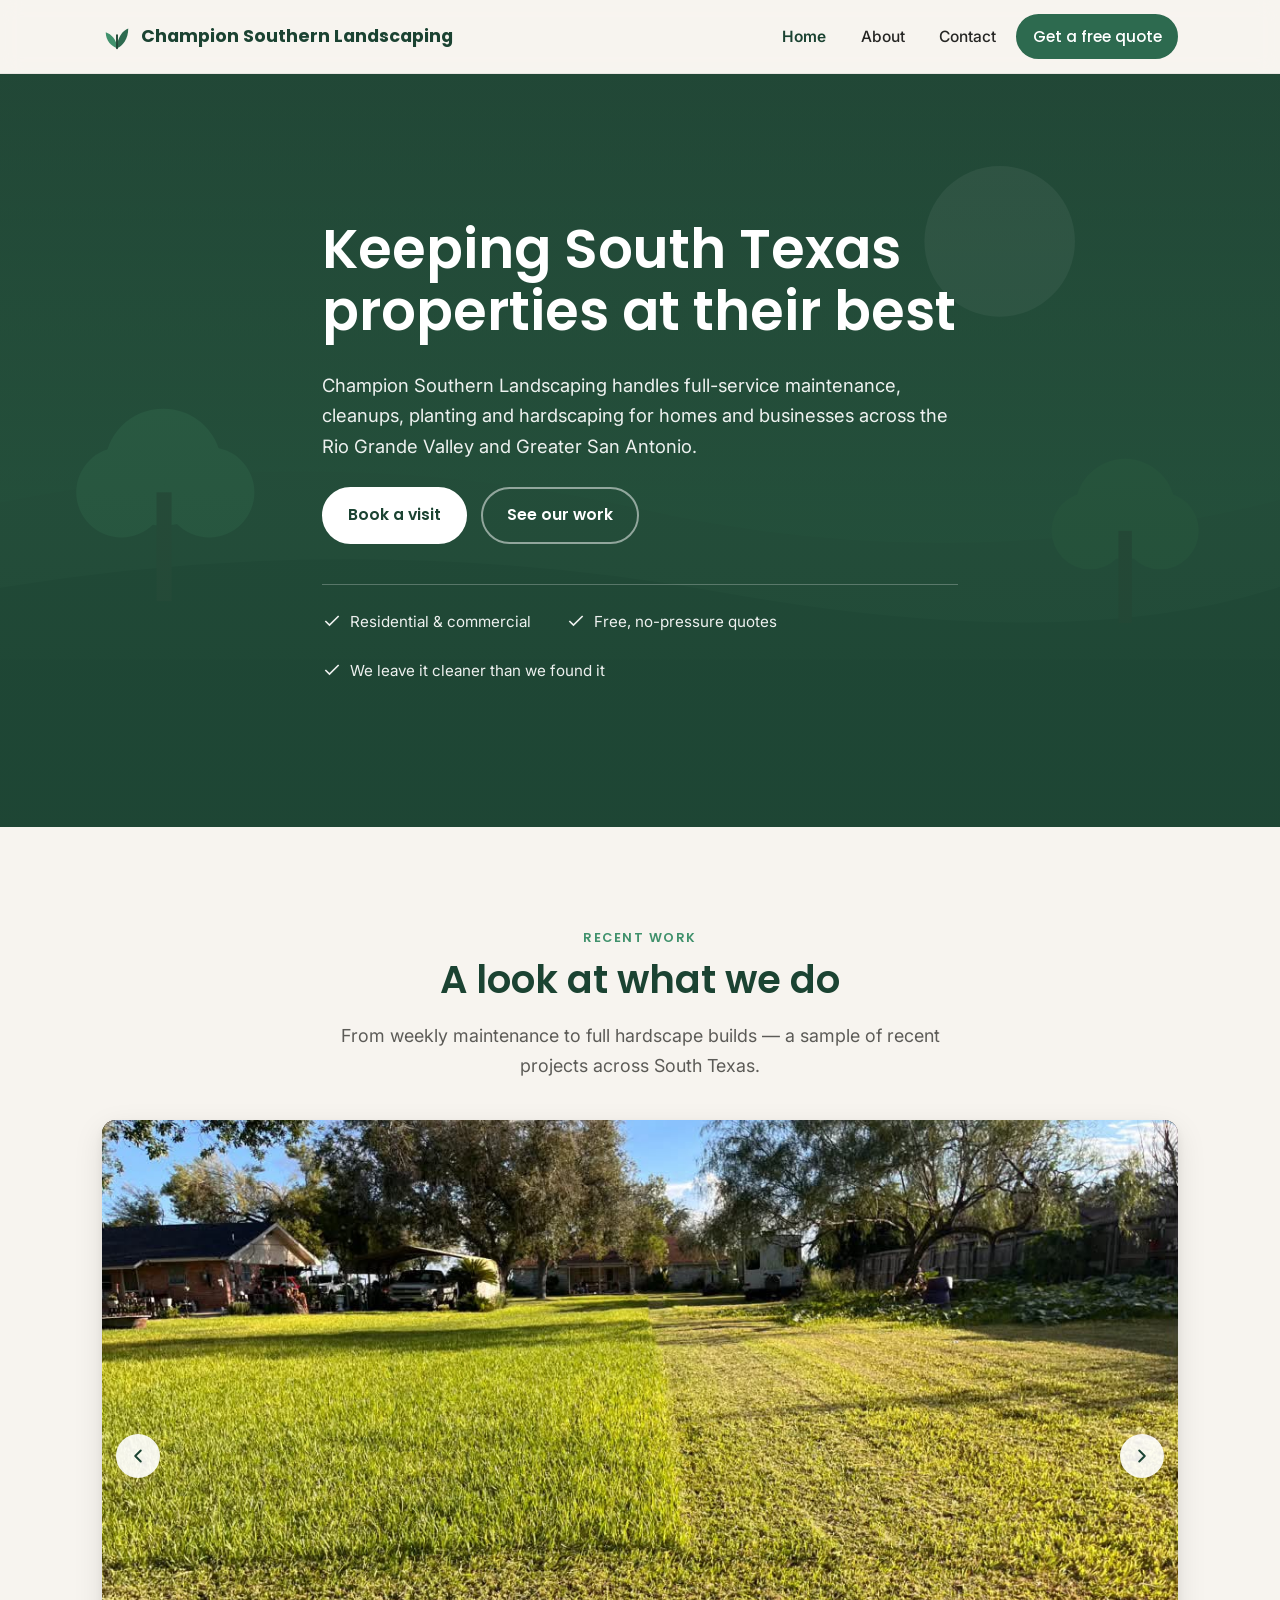
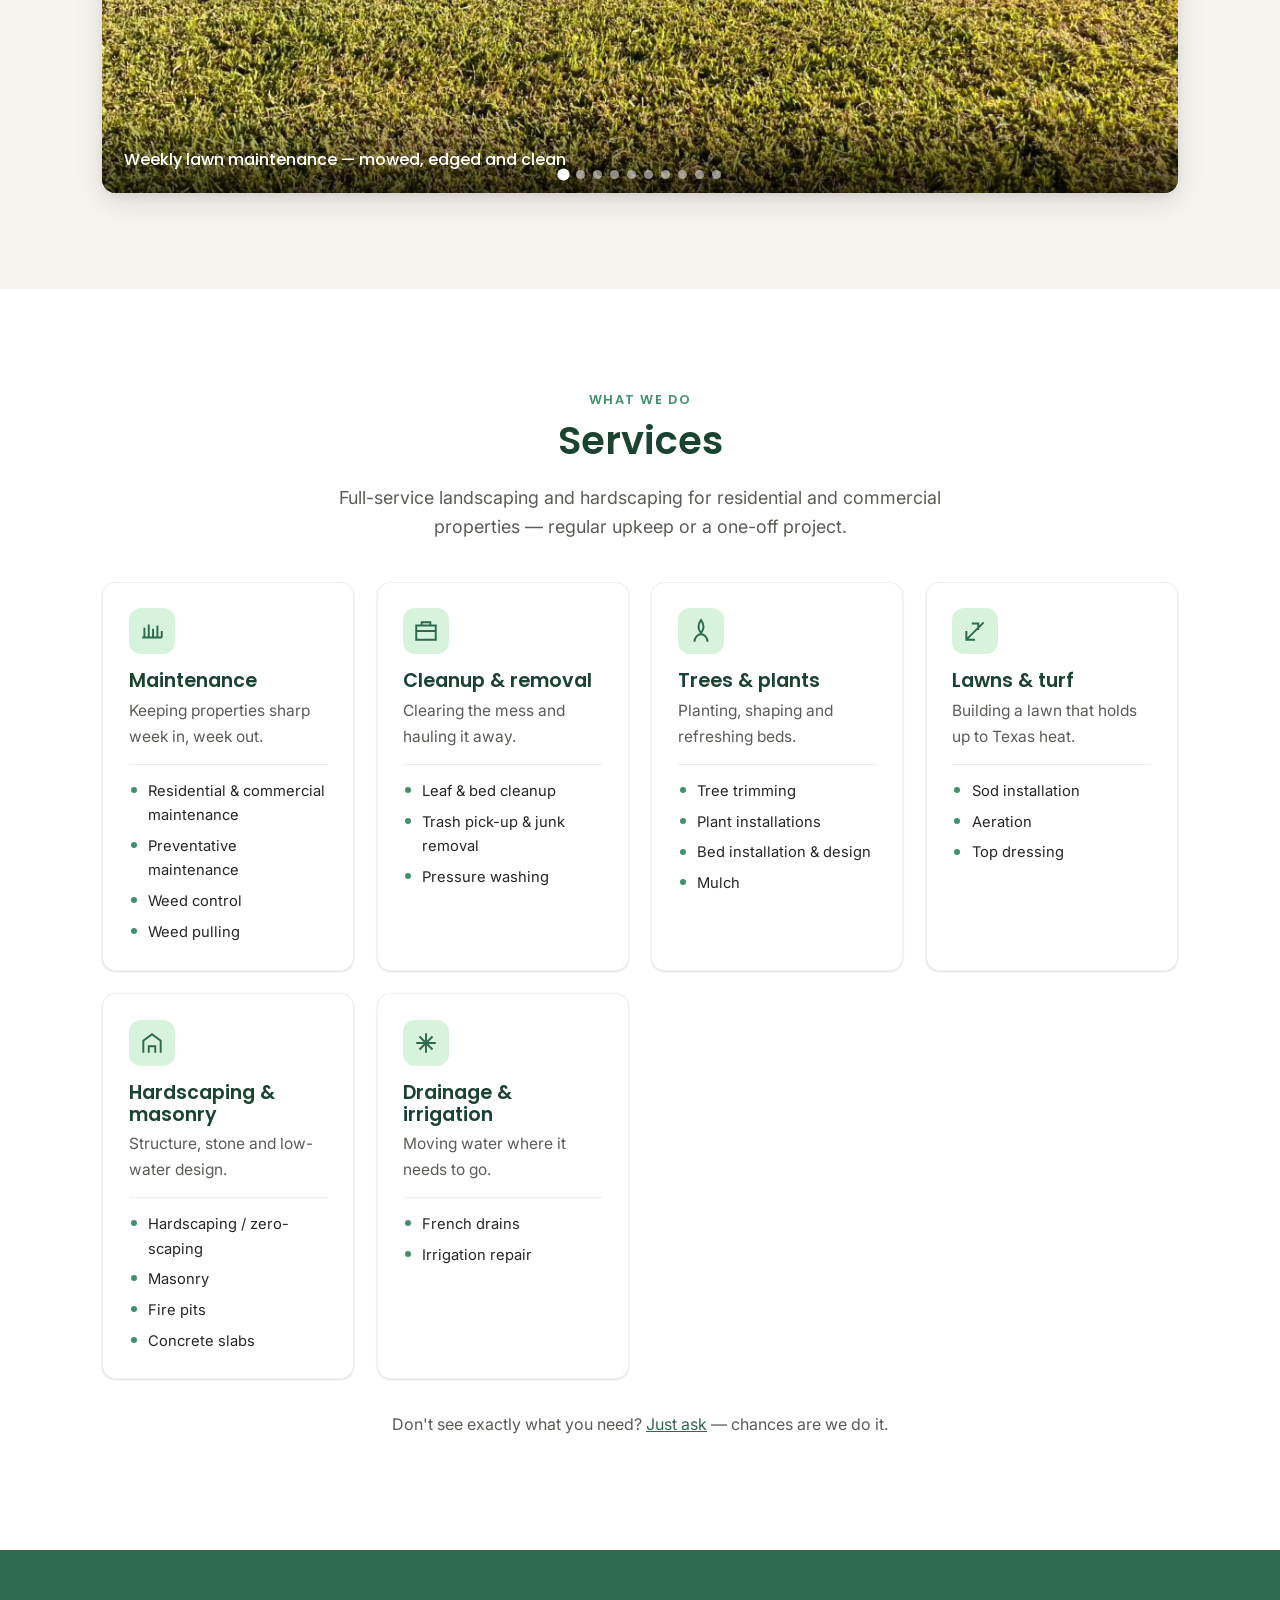
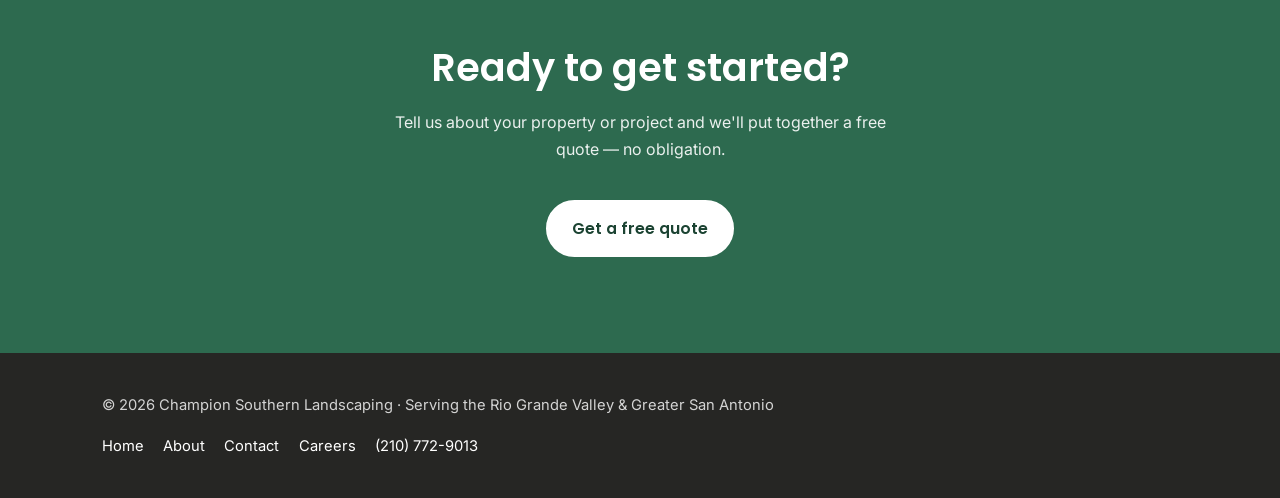
<file: index.html>
<!DOCTYPE html>
<html lang="en">
<head>
  <meta charset="UTF-8" />
  <meta name="viewport" content="width=device-width, initial-scale=1" />
  <title>Champion Southern Landscaping — Maintenance, cleanups &amp; hardscaping in South Texas</title>
  <meta name="description" content="Champion Southern Landscaping provides full-service landscape maintenance, cleanups, planting, hardscaping and irrigation for homes and businesses across the Rio Grande Valley and Greater San Antonio. Free quotes." />

  <link rel="icon" href="images/favicon.svg" type="image/svg+xml" />
  <link rel="preconnect" href="https://fonts.googleapis.com" />
  <link rel="preconnect" href="https://fonts.gstatic.com" crossorigin />
  <link href="https://fonts.googleapis.com/css2?family=Inter:wght@400;500;600&family=Poppins:wght@500;600;700&display=swap" rel="stylesheet" />
  <link rel="stylesheet" href="css/style.css?v=7" />
</head>
<body>
  <a class="skip-link" href="#main">Skip to content</a>

  <!-- ============ HEADER ============ -->
  <header class="site-header">
    <div class="container nav">
      <a class="brand" href="index.html">
        <svg viewBox="0 0 32 32" fill="none" aria-hidden="true">
          <path d="M16 29C16 20 10 14 4 12c0 9 6 15 12 17Z" fill="#40916c"/>
          <path d="M16 29c0-11 6-19 12-21 0 11-6 19-12 21Z" fill="#2d6a4f"/>
          <path d="M16 29V15" stroke="#1b4332" stroke-width="2" stroke-linecap="round"/>
        </svg>
        Champion Southern Landscaping
      </a>

      <button class="nav__toggle" aria-label="Open menu" aria-expanded="false" aria-controls="nav-links">
        <svg viewBox="0 0 24 24" fill="none" stroke="currentColor" stroke-width="2" stroke-linecap="round">
          <path d="M4 7h16M4 12h16M4 17h16"/>
        </svg>
      </button>

      <ul class="nav__links" id="nav-links">
        <li><a href="index.html" class="is-active">Home</a></li>
        <li><a href="about.html">About</a></li>
        <li><a href="contact.html">Contact</a></li>
        <li><a href="contact.html" class="btn">Get a free quote</a></li>
      </ul>
    </div>
  </header>

  <main id="main">
    <!-- ============ HERO ============ -->
    <section class="hero">
      <img class="hero__bg" src="images/hero.svg" alt="" />
      <div class="container hero__inner">
        <h1>Keeping South Texas properties at their best</h1>
        <p>Champion Southern Landscaping handles full-service maintenance, cleanups, planting and hardscaping for homes and businesses across the Rio Grande Valley and Greater San Antonio.</p>
        <div class="hero__actions">
          <a href="contact.html" class="btn btn--light">Book a visit</a>
          <a href="#work" class="btn btn--ghost" style="color:#fff;border-color:rgba(255,255,255,.5)">See our work</a>
        </div>
        <div class="hero__strip">
          <span>
            <svg viewBox="0 0 24 24" fill="none" stroke="currentColor" stroke-width="2"><path d="M20 6 9 17l-5-5"/></svg>
            Residential &amp; commercial
          </span>
          <span>
            <svg viewBox="0 0 24 24" fill="none" stroke="currentColor" stroke-width="2"><path d="M20 6 9 17l-5-5"/></svg>
            Free, no-pressure quotes
          </span>
          <span>
            <svg viewBox="0 0 24 24" fill="none" stroke="currentColor" stroke-width="2"><path d="M20 6 9 17l-5-5"/></svg>
            We leave it cleaner than we found it
          </span>
        </div>
      </div>
    </section>

    <!-- ============ WORK CAROUSEL ============ -->
    <section class="section" id="work">
      <div class="container">
        <div class="section__head center">
          <span class="eyebrow">Recent work</span>
          <h2>A look at what we do</h2>
          <p class="lead">From weekly maintenance to full hardscape builds — a sample of recent projects across South Texas.</p>
        </div>

        <div class="carousel" data-carousel data-interval="5000" aria-roledescription="carousel" aria-label="Photos of recent landscaping work">
          <div class="carousel__track" data-carousel-track>
            <div class="carousel__slide" role="group" aria-roledescription="slide" aria-label="1 of 10">
              <img src="images/ls1.jpeg" alt="A large residential lawn freshly mown with clean mow lines." decoding="async" width="1179" height="884" />
              <p class="carousel__caption">Weekly lawn maintenance — mowed, edged and clean</p>
            </div>
            <div class="carousel__slide" role="group" aria-roledescription="slide" aria-label="2 of 10">
              <img data-src="images/ls2.jpeg" alt="A newly planted flower bed with fresh soil and a low border." decoding="async" width="1024" height="768" />
              <p class="carousel__caption">New planting bed with fresh soil and border</p>
            </div>
            <div class="carousel__slide" role="group" aria-roledescription="slide" aria-label="3 of 10">
              <img data-src="images/ls3.jpeg" alt="A mulched bed with a purple ground-cover border and natural stone edging." decoding="async" width="1024" height="768" />
              <p class="carousel__caption">Bed design with mulch and natural stone edging</p>
            </div>
            <div class="carousel__slide" role="group" aria-roledescription="slide" aria-label="4 of 10">
              <img data-src="images/ls4.jpeg" alt="Young shrubs in fresh mulch with a drought-tolerant purple border." decoding="async" width="1024" height="768" />
              <p class="carousel__caption">Fresh mulch and drought-tolerant border planting</p>
            </div>
            <div class="carousel__slide" role="group" aria-roledescription="slide" aria-label="5 of 10">
              <img data-src="images/ls5.jpeg" alt="A cleared and replanted border running alongside a driveway." decoding="async" width="1024" height="768" />
              <p class="carousel__caption">Driveway border — cleared, planted and mulched</p>
            </div>
            <div class="carousel__slide" role="group" aria-roledescription="slide" aria-label="6 of 10">
              <img data-src="images/ls6.jpeg" alt="A rock bed with yucca plants along a house foundation." decoding="async" width="1024" height="768" />
              <p class="carousel__caption">Zero-scaping with yucca and decorative rock</p>
            </div>
            <div class="carousel__slide" role="group" aria-roledescription="slide" aria-label="7 of 10">
              <img data-src="images/ls7.jpeg" alt="A full front-yard flower bed with a flagstone stepping-stone path." decoding="async" width="1024" height="768" />
              <p class="carousel__caption">Full flower-bed design with a flagstone path</p>
            </div>
            <div class="carousel__slide" role="group" aria-roledescription="slide" aria-label="8 of 10">
              <img data-src="images/ls8.jpeg" alt="A low-water rock bed with yuccas running along a walkway." decoding="async" width="1024" height="768" />
              <p class="carousel__caption">Low-water rock bed along the walkway</p>
            </div>
            <div class="carousel__slide" role="group" aria-roledescription="slide" aria-label="9 of 10">
              <img data-src="images/ls9.jpeg" alt="An established front bed in full bloom with a flagstone path and steel edging." decoding="async" width="1024" height="768" />
              <p class="carousel__caption">Established front bed in full seasonal color</p>
            </div>
            <div class="carousel__slide" role="group" aria-roledescription="slide" aria-label="10 of 10">
              <img data-src="images/ls10.jpeg" alt="A refreshed front yard with a mulched color bed, sago palm and mown lawn." decoding="async" width="1024" height="768" />
              <p class="carousel__caption">Front-yard refresh — mulch bed, color and lawn</p>
            </div>
          </div>

          <button class="carousel__btn carousel__btn--prev" data-carousel-prev aria-label="Previous slide">
            <svg viewBox="0 0 24 24" fill="none" stroke="currentColor" stroke-width="2.2" stroke-linecap="round" stroke-linejoin="round"><path d="m15 18-6-6 6-6"/></svg>
          </button>
          <button class="carousel__btn carousel__btn--next" data-carousel-next aria-label="Next slide">
            <svg viewBox="0 0 24 24" fill="none" stroke="currentColor" stroke-width="2.2" stroke-linecap="round" stroke-linejoin="round"><path d="m9 18 6-6-6-6"/></svg>
          </button>
          <div class="carousel__dots" data-carousel-dots></div>
        </div>
      </div>
    </section>

    <!-- ============ SERVICES ============ -->
    <section class="section section--tint">
      <div class="container">
        <div class="section__head center">
          <span class="eyebrow">What we do</span>
          <h2>Services</h2>
          <p class="lead">Full-service landscaping and hardscaping for residential and commercial properties — regular upkeep or a one-off project.</p>
        </div>

        <div class="grid">
          <article class="card">
            <div class="card__icon">
              <svg viewBox="0 0 24 24" fill="none" stroke="currentColor" stroke-width="1.8"><path d="M3 18h18M5 18V9m4 9V6m4 12V10m4 8V7m4 11v-6"/></svg>
            </div>
            <h3>Maintenance</h3>
            <p>Keeping properties sharp week in, week out.</p>
            <ul class="card__list">
              <li>Residential &amp; commercial maintenance</li>
              <li>Preventative maintenance</li>
              <li>Weed control</li>
              <li>Weed pulling</li>
            </ul>
          </article>

          <article class="card">
            <div class="card__icon">
              <svg viewBox="0 0 24 24" fill="none" stroke="currentColor" stroke-width="1.8"><path d="M3 7h18v13H3zM8 7V4h8v3M3 12h18"/></svg>
            </div>
            <h3>Cleanup &amp; removal</h3>
            <p>Clearing the mess and hauling it away.</p>
            <ul class="card__list">
              <li>Leaf &amp; bed cleanup</li>
              <li>Trash pick-up &amp; junk removal</li>
              <li>Pressure washing</li>
            </ul>
          </article>

          <article class="card">
            <div class="card__icon">
              <svg viewBox="0 0 24 24" fill="none" stroke="currentColor" stroke-width="1.8"><path d="M12 2c3 4 3 8 0 12-3-4-3-8 0-12ZM6 22c0-4 3-7 6-7s6 3 6 7"/></svg>
            </div>
            <h3>Trees &amp; plants</h3>
            <p>Planting, shaping and refreshing beds.</p>
            <ul class="card__list">
              <li>Tree trimming</li>
              <li>Plant installations</li>
              <li>Bed installation &amp; design</li>
              <li>Mulch</li>
            </ul>
          </article>

          <article class="card">
            <div class="card__icon">
              <svg viewBox="0 0 24 24" fill="none" stroke="currentColor" stroke-width="1.8"><path d="M4 20 20 4M9 5h6v6M4 12v8h8"/></svg>
            </div>
            <h3>Lawns &amp; turf</h3>
            <p>Building a lawn that holds up to Texas heat.</p>
            <ul class="card__list">
              <li>Sod installation</li>
              <li>Aeration</li>
              <li>Top dressing</li>
            </ul>
          </article>

          <article class="card">
            <div class="card__icon">
              <svg viewBox="0 0 24 24" fill="none" stroke="currentColor" stroke-width="1.8"><path d="M4 21V10l8-6 8 6v11M9 21v-6h6v6"/></svg>
            </div>
            <h3>Hardscaping &amp; masonry</h3>
            <p>Structure, stone and low-water design.</p>
            <ul class="card__list">
              <li>Hardscaping / zero-scaping</li>
              <li>Masonry</li>
              <li>Fire pits</li>
              <li>Concrete slabs</li>
            </ul>
          </article>

          <article class="card">
            <div class="card__icon">
              <svg viewBox="0 0 24 24" fill="none" stroke="currentColor" stroke-width="1.8"><path d="M12 3v18M3 12h18M6 6l12 12M18 6 6 18"/></svg>
            </div>
            <h3>Drainage &amp; irrigation</h3>
            <p>Moving water where it needs to go.</p>
            <ul class="card__list">
              <li>French drains</li>
              <li>Irrigation repair</li>
            </ul>
          </article>
        </div>

        <p class="text-center" style="margin-top:2rem;color:var(--muted)">
          Don't see exactly what you need? <a href="contact.html">Just ask</a> — chances are we do it.
        </p>
      </div>
    </section>

    <!-- ============ CTA ============ -->
    <section class="section cta-band">
      <div class="container">
        <h2>Ready to get started?</h2>
        <p>Tell us about your property or project and we'll put together a free quote — no obligation.</p>
        <a href="contact.html" class="btn btn--light">Get a free quote</a>
      </div>
    </section>
  </main>

  <!-- ============ FOOTER ============ -->
  <footer class="site-footer">
    <div class="container">
      <div>© <span data-year>2026</span> Champion Southern Landscaping · Serving the Rio Grande Valley &amp; Greater San Antonio</div>
      <nav class="site-footer__links">
        <a href="index.html">Home</a>
        <a href="about.html">About</a>
        <a href="contact.html">Contact</a>
        <a href="careers.html">Careers</a>
        <a href="tel:+12107729013">(210) 772-9013</a>
      </nav>
    </div>
  </footer>

  <script src="js/main.js?v=7"></script>
</body>
</html>
</file>
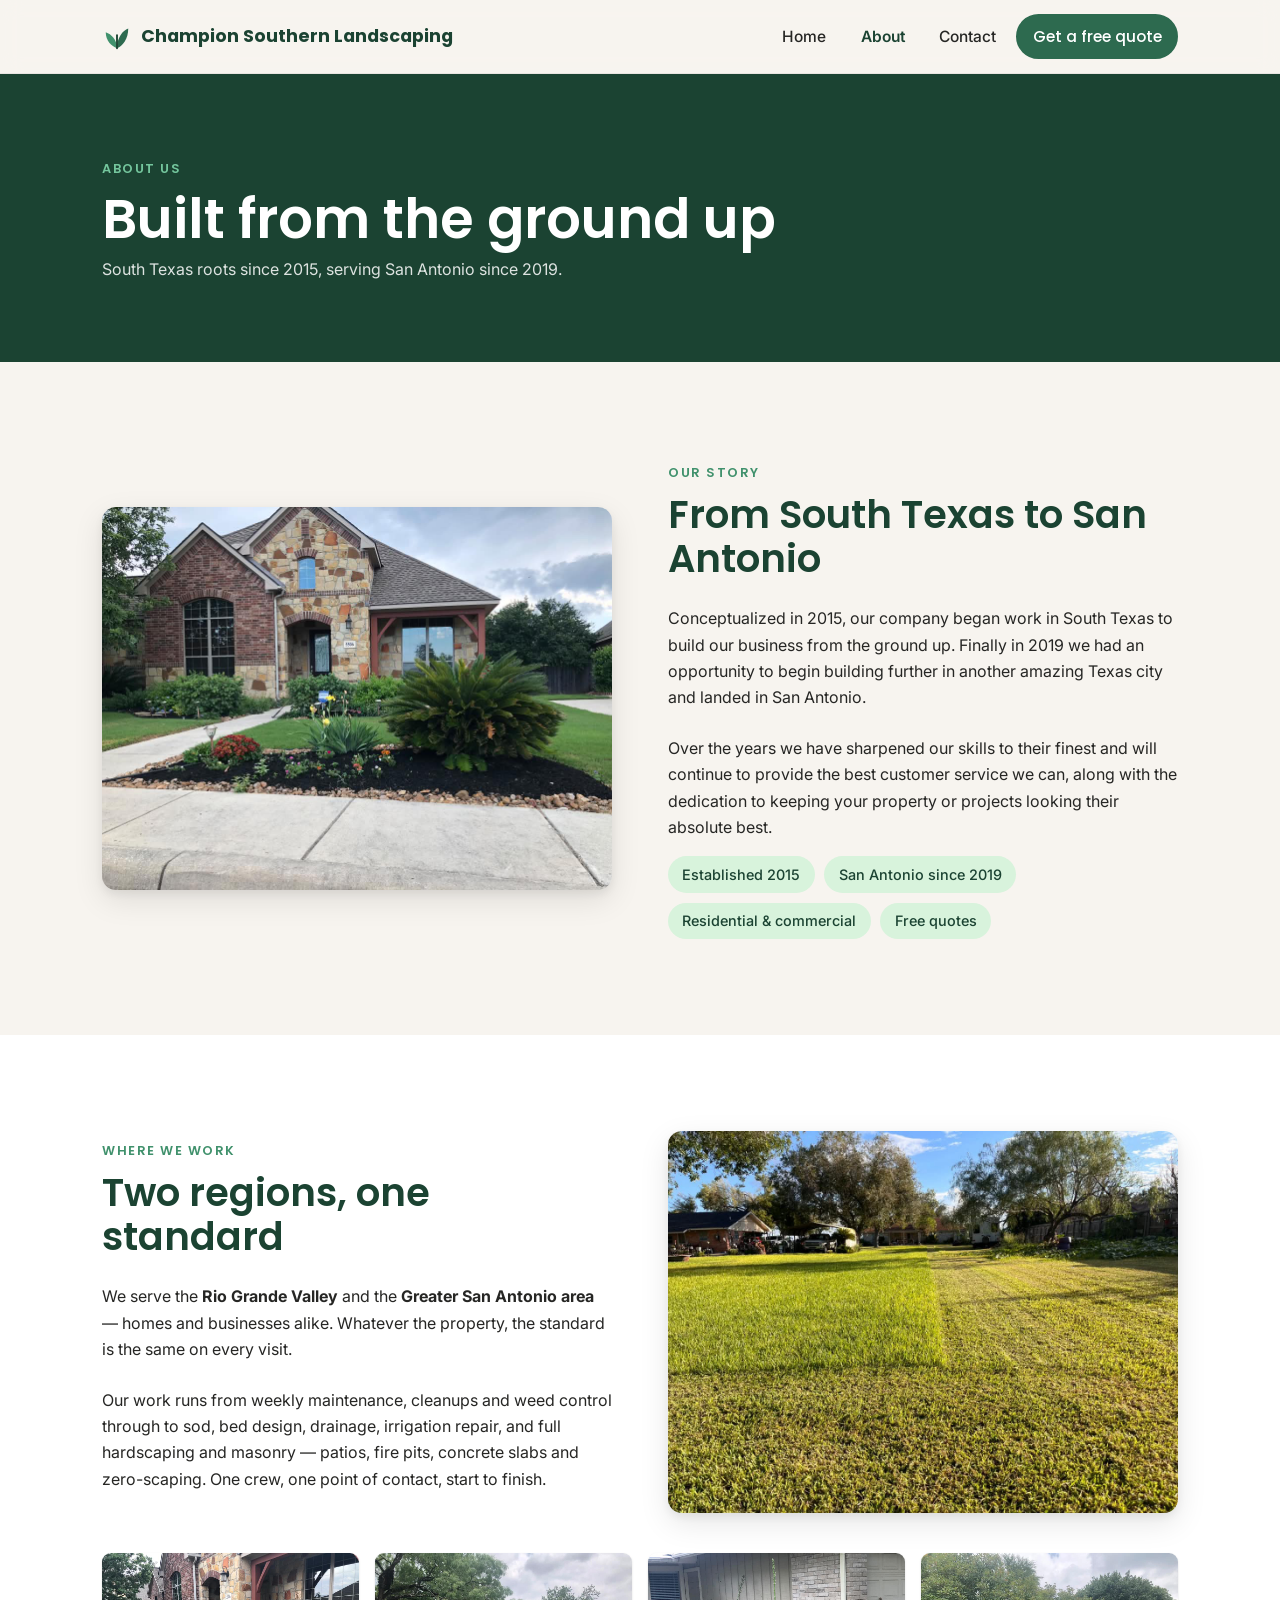
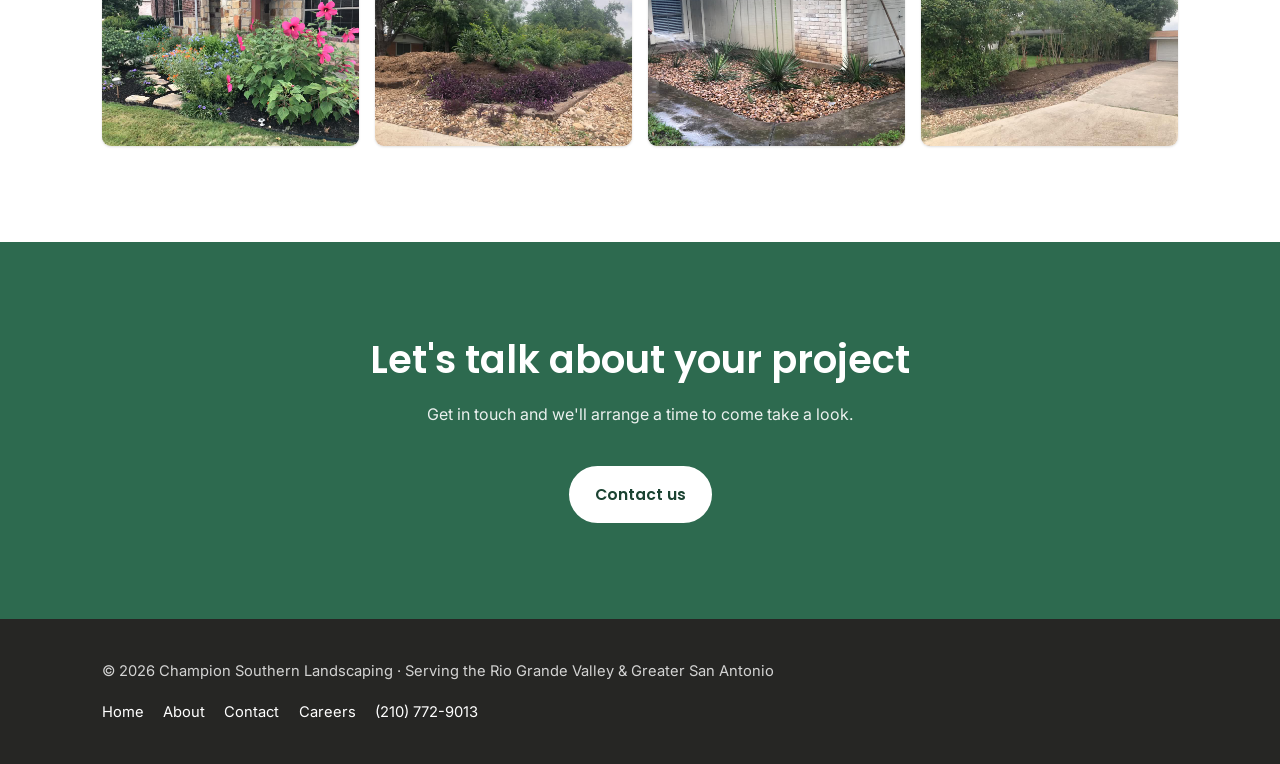
<file: about.html>
<!DOCTYPE html>
<html lang="en">
<head>
  <meta charset="UTF-8" />
  <meta name="viewport" content="width=device-width, initial-scale=1" />
  <title>About — Champion Southern Landscaping</title>
  <meta name="description" content="Champion Southern Landscaping started in South Texas in 2015 and expanded to San Antonio in 2019. Full-service landscaping with a focus on customer service." />

  <link rel="icon" href="images/favicon.svg" type="image/svg+xml" />
  <link rel="preconnect" href="https://fonts.googleapis.com" />
  <link rel="preconnect" href="https://fonts.gstatic.com" crossorigin />
  <link href="https://fonts.googleapis.com/css2?family=Inter:wght@400;500;600&family=Poppins:wght@500;600;700&display=swap" rel="stylesheet" />
  <link rel="stylesheet" href="css/style.css?v=7" />
</head>
<body>
  <a class="skip-link" href="#main">Skip to content</a>

  <header class="site-header">
    <div class="container nav">
      <a class="brand" href="index.html">
        <svg viewBox="0 0 32 32" fill="none" aria-hidden="true">
          <path d="M16 29C16 20 10 14 4 12c0 9 6 15 12 17Z" fill="#40916c"/>
          <path d="M16 29c0-11 6-19 12-21 0 11-6 19-12 21Z" fill="#2d6a4f"/>
          <path d="M16 29V15" stroke="#1b4332" stroke-width="2" stroke-linecap="round"/>
        </svg>
        Champion Southern Landscaping
      </a>

      <button class="nav__toggle" aria-label="Open menu" aria-expanded="false" aria-controls="nav-links">
        <svg viewBox="0 0 24 24" fill="none" stroke="currentColor" stroke-width="2" stroke-linecap="round">
          <path d="M4 7h16M4 12h16M4 17h16"/>
        </svg>
      </button>

      <ul class="nav__links" id="nav-links">
        <li><a href="index.html">Home</a></li>
        <li><a href="about.html" class="is-active">About</a></li>
        <li><a href="contact.html">Contact</a></li>
        <li><a href="contact.html" class="btn">Get a free quote</a></li>
      </ul>
    </div>
  </header>

  <main id="main">
    <section class="page-hero">
      <div class="container">
        <span class="eyebrow" style="color:var(--green-300)">About us</span>
        <h1>Built from the ground up</h1>
        <p>South Texas roots since 2015, serving San Antonio since 2019.</p>
      </div>
    </section>

    <section class="section">
      <div class="container">
        <div class="split">
          <div class="split__media">
            <!-- Swap for a photo of the crew or a favourite finished project -->
            <img src="images/ls10.jpeg" alt="A completed front-yard landscaping project — mulched color bed, sago palm and a fresh lawn." width="1024" height="768" />
          </div>
          <div class="stack">
            <div>
              <span class="eyebrow">Our story</span>
              <h2>From South Texas to San Antonio</h2>
            </div>
            <p>
              Conceptualized in 2015, our company began work in South Texas to build our business from
              the ground up. Finally in 2019 we had an opportunity to begin building further in another
              amazing Texas city and landed in San Antonio.
            </p>
            <p>
              Over the years we have sharpened our skills to their finest and will continue to provide
              the best customer service we can, along with the dedication to keeping your property or
              projects looking their absolute best.
            </p>
            <ul class="pill-list">
              <li>Established 2015</li>
              <li>San Antonio since 2019</li>
              <li>Residential &amp; commercial</li>
              <li>Free quotes</li>
            </ul>
          </div>
        </div>
      </div>
    </section>

    <section class="section section--tint">
      <div class="container">
        <div class="split split--flip">
          <div class="split__media">
            <!-- Swap for a photo of the team / a job in progress -->
            <img src="images/ls1.jpeg" alt="A large residential lawn maintained with clean mow lines." loading="lazy" decoding="async" width="1179" height="884" />
          </div>
          <div class="stack">
            <div>
              <span class="eyebrow">Where we work</span>
              <h2>Two regions, one standard</h2>
            </div>
            <p>
              We serve the <strong>Rio Grande Valley</strong> and the <strong>Greater San Antonio
              area</strong> — homes and businesses alike. Whatever the property, the standard is the
              same on every visit.
            </p>
            <p>
              Our work runs from weekly maintenance, cleanups and weed control through to sod, bed
              design, drainage, irrigation repair, and full hardscaping and masonry — patios, fire
              pits, concrete slabs and zero-scaping. One crew, one point of contact, start to finish.
            </p>
          </div>
        </div>

        <div class="gallery">
          <img src="images/ls7.jpeg" alt="A full front-yard flower bed with a flagstone stepping-stone path." loading="lazy" decoding="async" width="1024" height="768" />
          <img src="images/ls3.jpeg" alt="A mulched bed with a purple ground-cover border and stone edging." loading="lazy" decoding="async" width="1024" height="768" />
          <img src="images/ls6.jpeg" alt="A rock bed with yucca plants along a house foundation." loading="lazy" decoding="async" width="1024" height="768" />
          <img src="images/ls5.jpeg" alt="A replanted border running alongside a driveway." loading="lazy" decoding="async" width="1024" height="768" />
        </div>
      </div>
    </section>

    <section class="section cta-band">
      <div class="container">
        <h2>Let's talk about your project</h2>
        <p>Get in touch and we'll arrange a time to come take a look.</p>
        <a href="contact.html" class="btn btn--light">Contact us</a>
      </div>
    </section>
  </main>

  <footer class="site-footer">
    <div class="container">
      <div>© <span data-year>2026</span> Champion Southern Landscaping · Serving the Rio Grande Valley &amp; Greater San Antonio</div>
      <nav class="site-footer__links">
        <a href="index.html">Home</a>
        <a href="about.html">About</a>
        <a href="contact.html">Contact</a>
        <a href="careers.html">Careers</a>
        <a href="tel:+12107729013">(210) 772-9013</a>
      </nav>
    </div>
  </footer>

  <script src="js/main.js?v=7"></script>
</body>
</html>
</file>
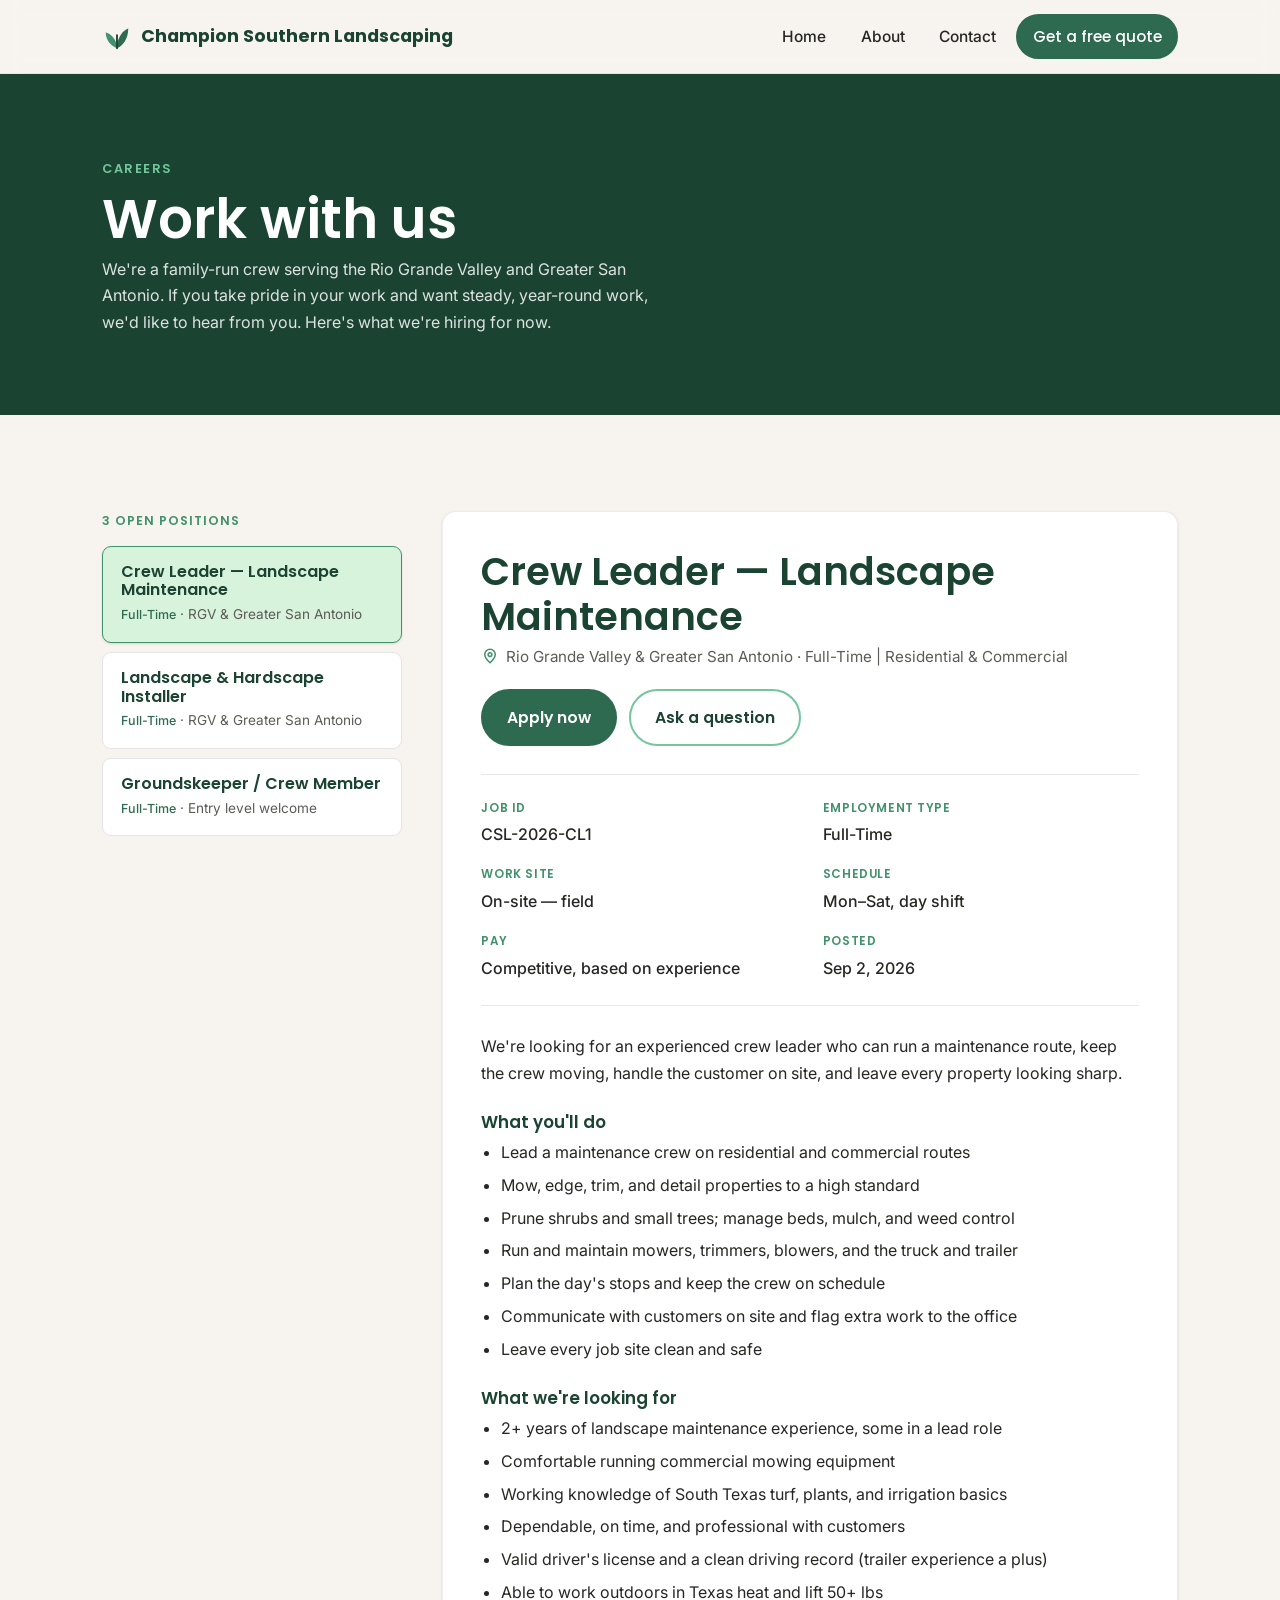
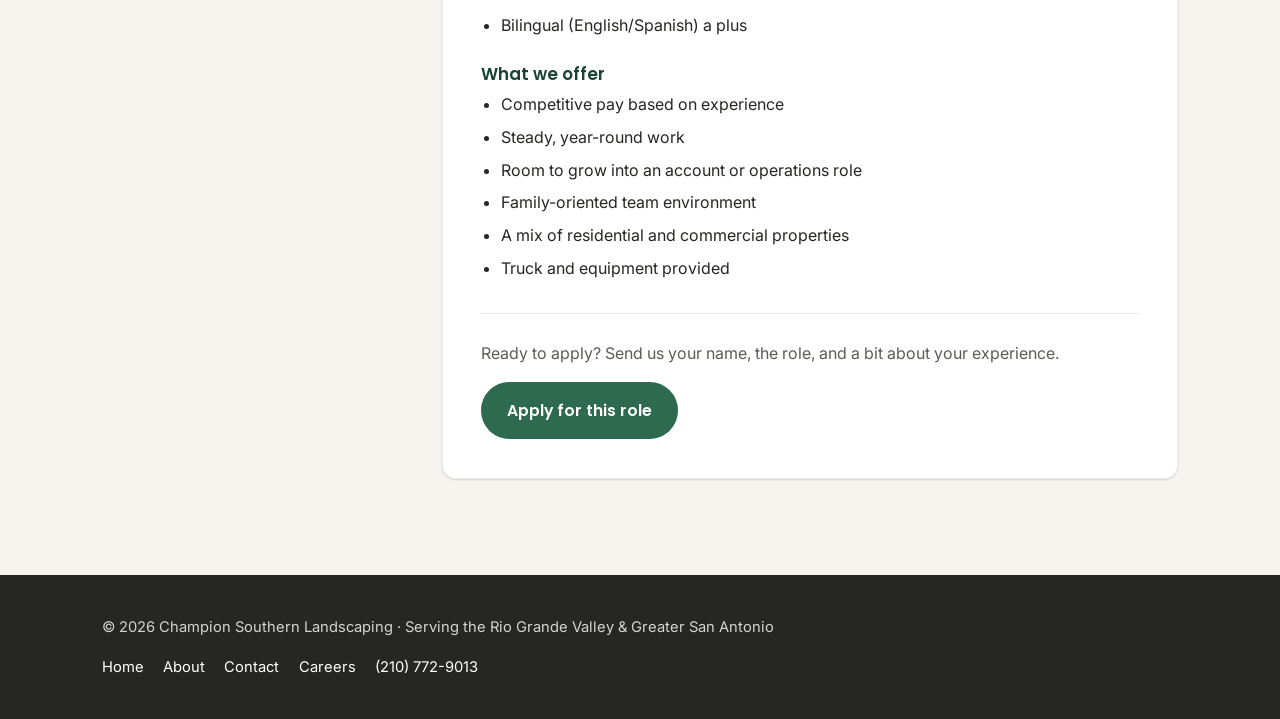
<file: careers.html>
<!DOCTYPE html>
<html lang="en">
<head>
  <meta charset="UTF-8" />
  <meta name="viewport" content="width=device-width, initial-scale=1" />
  <title>Careers — Champion Southern Landscaping</title>
  <meta name="description" content="Join Champion Southern Landscaping. We're hiring crew leaders, installers and groundskeepers across the Rio Grande Valley and Greater San Antonio. Steady, year-round work with a family-run team." />

  <link rel="icon" href="images/favicon.svg" type="image/svg+xml" />
  <link rel="preconnect" href="https://fonts.googleapis.com" />
  <link rel="preconnect" href="https://fonts.gstatic.com" crossorigin />
  <link href="https://fonts.googleapis.com/css2?family=Inter:wght@400;500;600&family=Poppins:wght@500;600;700&display=swap" rel="stylesheet" />
  <link rel="stylesheet" href="css/style.css?v=7" />

  <noscript>
    <style>
      .careers__panel[hidden] { display: block !important; }
      .careers__panel + .careers__panel { border-top: 1px solid rgba(0,0,0,.12); padding-top: 2rem; }
      .careers__list { display: none; }
    </style>
  </noscript>
</head>
<body>
  <a class="skip-link" href="#main">Skip to content</a>

  <header class="site-header">
    <div class="container nav">
      <a class="brand" href="index.html">
        <svg viewBox="0 0 32 32" fill="none" aria-hidden="true">
          <path d="M16 29C16 20 10 14 4 12c0 9 6 15 12 17Z" fill="#40916c"/>
          <path d="M16 29c0-11 6-19 12-21 0 11-6 19-12 21Z" fill="#2d6a4f"/>
          <path d="M16 29V15" stroke="#1b4332" stroke-width="2" stroke-linecap="round"/>
        </svg>
        Champion Southern Landscaping
      </a>

      <button class="nav__toggle" aria-label="Open menu" aria-expanded="false" aria-controls="nav-links">
        <svg viewBox="0 0 24 24" fill="none" stroke="currentColor" stroke-width="2" stroke-linecap="round">
          <path d="M4 7h16M4 12h16M4 17h16"/>
        </svg>
      </button>

      <ul class="nav__links" id="nav-links">
        <li><a href="index.html">Home</a></li>
        <li><a href="about.html">About</a></li>
        <li><a href="contact.html">Contact</a></li>
        <li><a href="contact.html" class="btn">Get a free quote</a></li>
      </ul>
    </div>
  </header>

  <main id="main">
    <section class="page-hero">
      <div class="container">
        <span class="eyebrow" style="color:var(--green-300)">Careers</span>
        <h1>Work with us</h1>
        <p>We're a family-run crew serving the Rio Grande Valley and Greater San Antonio. If you take pride in your work and want steady, year-round work, we'd like to hear from you. Here's what we're hiring for now.</p>
      </div>
    </section>

    <section class="section">
      <div class="container careers" data-careers>

        <!-- ============ JOB LIST ============ -->
        <aside class="careers__list" aria-label="Open positions">
          <p class="careers__count">3 open positions</p>

          <button type="button" class="careers__item is-active" data-job="crew-leader" aria-current="true">
            <h3>Crew Leader — Landscape Maintenance</h3>
            <p><span class="tag">Full-Time</span> · RGV &amp; Greater San Antonio</p>
          </button>

          <button type="button" class="careers__item" data-job="installer" aria-current="false">
            <h3>Landscape &amp; Hardscape Installer</h3>
            <p><span class="tag">Full-Time</span> · RGV &amp; Greater San Antonio</p>
          </button>

          <button type="button" class="careers__item" data-job="groundskeeper" aria-current="false">
            <h3>Groundskeeper / Crew Member</h3>
            <p><span class="tag">Full-Time</span> · Entry level welcome</p>
          </button>
        </aside>

        <!-- ============ JOB DETAIL ============ -->
        <div class="careers__detail">

          <!-- ---- Crew Leader ---- -->
          <article class="careers__panel" data-job="crew-leader">
            <h2>Crew Leader — Landscape Maintenance</h2>
            <p class="careers__loc">
              <svg viewBox="0 0 24 24" fill="none" stroke="currentColor" stroke-width="2" aria-hidden="true"><path d="M12 21s7-6.3 7-11a7 7 0 1 0-14 0c0 4.7 7 11 7 11Z"/><circle cx="12" cy="10" r="2.5"/></svg>
              Rio Grande Valley &amp; Greater San Antonio · Full-Time | Residential &amp; Commercial
            </p>

            <div class="careers__actions">
              <a class="btn" href="mailto:championsouthernlandscaping@gmail.com?subject=Application%3A%20Crew%20Leader%20-%20Landscape%20Maintenance&body=Name%3A%0D%0APhone%3A%0D%0AEmail%3A%0D%0AYears%20of%20experience%3A%0D%0A%0D%0AA%20bit%20about%20my%20background%3A%0D%0A">Apply now</a>
              <a class="btn btn--ghost" href="contact.html">Ask a question</a>
            </div>

            <dl class="careers__meta">
              <div><dt>Job ID</dt><dd>CSL-2026-CL1</dd></div>
              <div><dt>Employment type</dt><dd>Full-Time</dd></div>
              <div><dt>Work site</dt><dd>On-site — field</dd></div>
              <div><dt>Schedule</dt><dd>Mon–Sat, day shift</dd></div>
              <div><dt>Pay</dt><dd>Competitive, based on experience</dd></div>
              <div><dt>Posted</dt><dd>Sep 2, 2026</dd></div>
            </dl>

            <div class="careers__body">
              <p>We're looking for an experienced crew leader who can run a maintenance route, keep the crew moving, handle the customer on site, and leave every property looking sharp.</p>

              <h3>What you'll do</h3>
              <ul>
                <li>Lead a maintenance crew on residential and commercial routes</li>
                <li>Mow, edge, trim, and detail properties to a high standard</li>
                <li>Prune shrubs and small trees; manage beds, mulch, and weed control</li>
                <li>Run and maintain mowers, trimmers, blowers, and the truck and trailer</li>
                <li>Plan the day's stops and keep the crew on schedule</li>
                <li>Communicate with customers on site and flag extra work to the office</li>
                <li>Leave every job site clean and safe</li>
              </ul>

              <h3>What we're looking for</h3>
              <ul>
                <li>2+ years of landscape maintenance experience, some in a lead role</li>
                <li>Comfortable running commercial mowing equipment</li>
                <li>Working knowledge of South Texas turf, plants, and irrigation basics</li>
                <li>Dependable, on time, and professional with customers</li>
                <li>Valid driver's license and a clean driving record (trailer experience a plus)</li>
                <li>Able to work outdoors in Texas heat and lift 50+ lbs</li>
                <li>Bilingual (English/Spanish) a plus</li>
              </ul>

              <h3>What we offer</h3>
              <ul>
                <li>Competitive pay based on experience</li>
                <li>Steady, year-round work</li>
                <li>Room to grow into an account or operations role</li>
                <li>Family-oriented team environment</li>
                <li>A mix of residential and commercial properties</li>
                <li>Truck and equipment provided</li>
              </ul>
            </div>

            <div class="careers__cta">
              <p>Ready to apply? Send us your name, the role, and a bit about your experience.</p>
              <a class="btn" href="mailto:championsouthernlandscaping@gmail.com?subject=Application%3A%20Crew%20Leader%20-%20Landscape%20Maintenance&body=Name%3A%0D%0APhone%3A%0D%0AEmail%3A%0D%0AYears%20of%20experience%3A%0D%0A%0D%0AA%20bit%20about%20my%20background%3A%0D%0A">Apply for this role</a>
            </div>
          </article>

          <!-- ---- Installer ---- -->
          <article class="careers__panel" data-job="installer" hidden>
            <h2>Landscape &amp; Hardscape Installer</h2>
            <p class="careers__loc">
              <svg viewBox="0 0 24 24" fill="none" stroke="currentColor" stroke-width="2" aria-hidden="true"><path d="M12 21s7-6.3 7-11a7 7 0 1 0-14 0c0 4.7 7 11 7 11Z"/><circle cx="12" cy="10" r="2.5"/></svg>
              Rio Grande Valley &amp; Greater San Antonio · Full-Time | Residential &amp; Commercial
            </p>

            <div class="careers__actions">
              <a class="btn" href="mailto:championsouthernlandscaping@gmail.com?subject=Application%3A%20Landscape%20%26%20Hardscape%20Installer&body=Name%3A%0D%0APhone%3A%0D%0AEmail%3A%0D%0AYears%20of%20experience%3A%0D%0A%0D%0AA%20bit%20about%20my%20background%3A%0D%0A">Apply now</a>
              <a class="btn btn--ghost" href="contact.html">Ask a question</a>
            </div>

            <dl class="careers__meta">
              <div><dt>Job ID</dt><dd>CSL-2026-IN1</dd></div>
              <div><dt>Employment type</dt><dd>Full-Time</dd></div>
              <div><dt>Work site</dt><dd>On-site — field</dd></div>
              <div><dt>Schedule</dt><dd>Mon–Sat, day shift</dd></div>
              <div><dt>Pay</dt><dd>Competitive, based on experience</dd></div>
              <div><dt>Posted</dt><dd>Aug 26, 2026</dd></div>
            </dl>

            <div class="careers__body">
              <p>We need a skilled installer who can take a project from paper to finished — beds, sod, drainage, pavers, and stone — and build it to last.</p>

              <h3>What you'll do</h3>
              <ul>
                <li>Install planting beds, sod, mulch, and border edging</li>
                <li>Build hardscapes: paver patios, walkways, retaining walls, and fire pits</li>
                <li>Handle basic masonry and set stone</li>
                <li>Install and repair irrigation lines and French drains</li>
                <li>Operate skid steers, plate compactors, trenchers, and hand tools</li>
                <li>Read a plan and lay out a job accurately</li>
                <li>Keep the site clean and safe from start to finish</li>
              </ul>

              <h3>What we're looking for</h3>
              <ul>
                <li>2+ years of landscape installation and/or hardscape experience</li>
                <li>Solid with grading, base prep, and compaction</li>
                <li>Irrigation and drainage experience a plus</li>
                <li>Precise and quality-focused with attention to detail</li>
                <li>Valid driver's license</li>
                <li>Able to work outdoors and lift 50+ lbs</li>
                <li>Works well on your own and as part of a crew</li>
              </ul>

              <h3>What we offer</h3>
              <ul>
                <li>Competitive pay based on experience</li>
                <li>Steady work with a strong project pipeline</li>
                <li>Opportunities to grow and run your own installs</li>
                <li>Family-oriented team environment</li>
                <li>Variety — residential and commercial projects</li>
                <li>Truck and equipment provided</li>
              </ul>
            </div>

            <div class="careers__cta">
              <p>Ready to apply? Send us your name, the role, and a bit about your experience.</p>
              <a class="btn" href="mailto:championsouthernlandscaping@gmail.com?subject=Application%3A%20Landscape%20%26%20Hardscape%20Installer&body=Name%3A%0D%0APhone%3A%0D%0AEmail%3A%0D%0AYears%20of%20experience%3A%0D%0A%0D%0AA%20bit%20about%20my%20background%3A%0D%0A">Apply for this role</a>
            </div>
          </article>

          <!-- ---- Groundskeeper ---- -->
          <article class="careers__panel" data-job="groundskeeper" hidden>
            <h2>Groundskeeper / Crew Member</h2>
            <p class="careers__loc">
              <svg viewBox="0 0 24 24" fill="none" stroke="currentColor" stroke-width="2" aria-hidden="true"><path d="M12 21s7-6.3 7-11a7 7 0 1 0-14 0c0 4.7 7 11 7 11Z"/><circle cx="12" cy="10" r="2.5"/></svg>
              Rio Grande Valley &amp; Greater San Antonio · Full-Time | Entry level welcome
            </p>

            <div class="careers__actions">
              <a class="btn" href="mailto:championsouthernlandscaping@gmail.com?subject=Application%3A%20Groundskeeper%20-%20Crew%20Member&body=Name%3A%0D%0APhone%3A%0D%0AEmail%3A%0D%0AAny%20landscaping%20experience%3A%0D%0A%0D%0AA%20bit%20about%20myself%3A%0D%0A">Apply now</a>
              <a class="btn btn--ghost" href="contact.html">Ask a question</a>
            </div>

            <dl class="careers__meta">
              <div><dt>Job ID</dt><dd>CSL-2026-GK1</dd></div>
              <div><dt>Employment type</dt><dd>Full-Time</dd></div>
              <div><dt>Work site</dt><dd>On-site — field</dd></div>
              <div><dt>Schedule</dt><dd>Mon–Sat, day shift</dd></div>
              <div><dt>Pay</dt><dd>Competitive starting pay</dd></div>
              <div><dt>Posted</dt><dd>Sep 5, 2026</dd></div>
            </dl>

            <div class="careers__body">
              <p>Want to build a career in landscaping? Join our crew and learn from experienced leaders while getting hands-on experience in the field.</p>

              <h3>What you'll do</h3>
              <ul>
                <li>Help the crew with mowing, edging, trimming, and cleanups</li>
                <li>Learn to run trimmers, blowers, and mowers safely</li>
                <li>Assist with planting, mulching, sod, and bed work</li>
                <li>Load and unload equipment and keep the trailer organized</li>
                <li>Follow safety practices and directions from the crew leader</li>
                <li>Learn on the job and keep developing your skills</li>
              </ul>

              <h3>What we're looking for</h3>
              <ul>
                <li>Reliable and willing to learn</li>
                <li>Positive attitude and strong work ethic</li>
                <li>Able to follow directions</li>
                <li>Comfortable working outdoors in Texas heat and lifting 50+ lbs</li>
                <li>Team player</li>
                <li>Valid driver's license a plus</li>
                <li>Previous landscaping experience is a plus, but not required</li>
              </ul>

              <h3>What we offer</h3>
              <ul>
                <li>Competitive starting pay</li>
                <li>Steady, year-round work</li>
                <li>On-the-job training and a clear path to advance</li>
                <li>Family-oriented team environment</li>
                <li>Truck and equipment provided</li>
              </ul>
            </div>

            <div class="careers__cta">
              <p>Ready to apply? Send us your name and a bit about yourself — experience isn't required.</p>
              <a class="btn" href="mailto:championsouthernlandscaping@gmail.com?subject=Application%3A%20Groundskeeper%20-%20Crew%20Member&body=Name%3A%0D%0APhone%3A%0D%0AEmail%3A%0D%0AAny%20landscaping%20experience%3A%0D%0A%0D%0AA%20bit%20about%20myself%3A%0D%0A">Apply for this role</a>
            </div>
          </article>

        </div>
      </div>
    </section>
  </main>

  <footer class="site-footer">
    <div class="container">
      <div>© <span data-year>2026</span> Champion Southern Landscaping · Serving the Rio Grande Valley &amp; Greater San Antonio</div>
      <nav class="site-footer__links">
        <a href="index.html">Home</a>
        <a href="about.html">About</a>
        <a href="contact.html">Contact</a>
        <a href="careers.html">Careers</a>
        <a href="tel:+12107729013">(210) 772-9013</a>
      </nav>
    </div>
  </footer>

  <script src="js/main.js?v=7"></script>
</body>
</html>
</file>
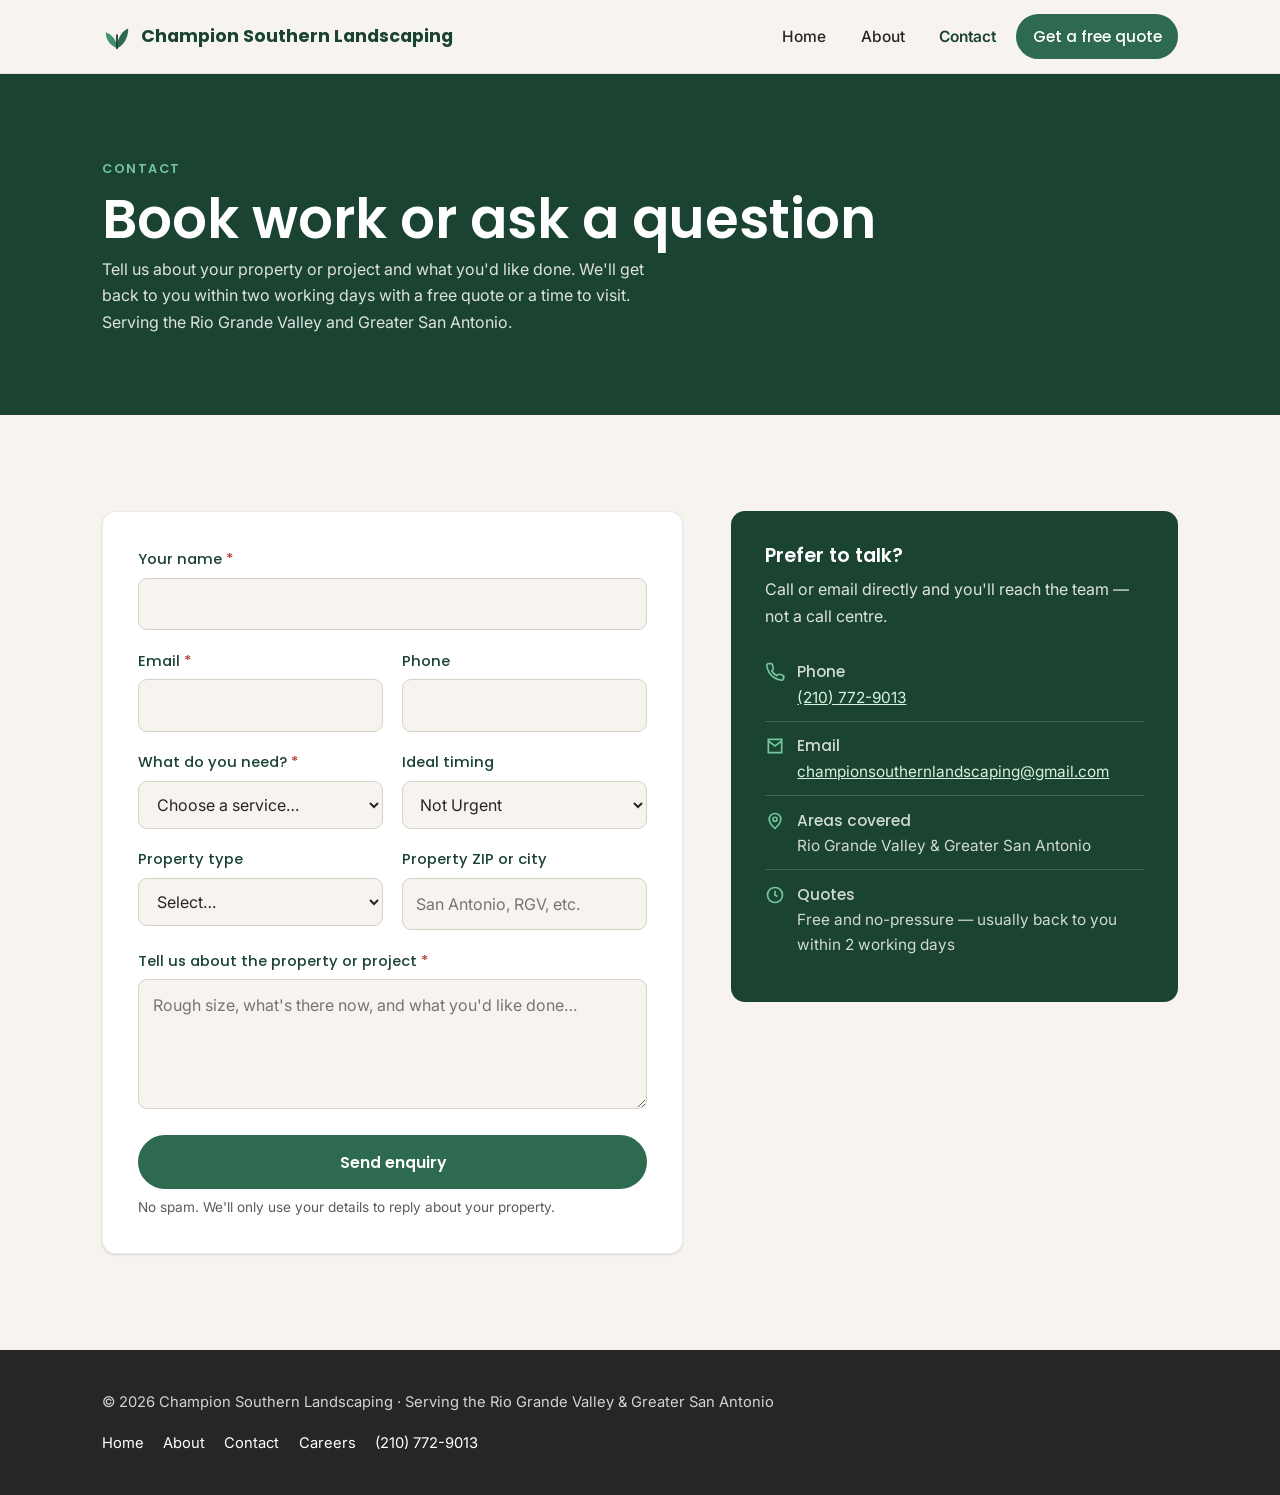
<file: contact.html>
<!DOCTYPE html>
<html lang="en">
<head>
  <meta charset="UTF-8" />
  <meta name="viewport" content="width=device-width, initial-scale=1" />
  <title>Contact &amp; book work — Champion Southern Landscaping</title>
  <meta name="description" content="Book a visit from Champion Southern Landscaping. Send a few details about your property or project and we'll get back to you with a free quote. Serving the Rio Grande Valley and Greater San Antonio." />

  <link rel="icon" href="images/favicon.svg" type="image/svg+xml" />
  <link rel="preconnect" href="https://fonts.googleapis.com" />
  <link rel="preconnect" href="https://fonts.gstatic.com" crossorigin />
  <link href="https://fonts.googleapis.com/css2?family=Inter:wght@400;500;600&family=Poppins:wght@500;600;700&display=swap" rel="stylesheet" />
  <link rel="stylesheet" href="css/style.css?v=7" />
</head>
<body>
  <a class="skip-link" href="#main">Skip to content</a>

  <header class="site-header">
    <div class="container nav">
      <a class="brand" href="index.html">
        <svg viewBox="0 0 32 32" fill="none" aria-hidden="true">
          <path d="M16 29C16 20 10 14 4 12c0 9 6 15 12 17Z" fill="#40916c"/>
          <path d="M16 29c0-11 6-19 12-21 0 11-6 19-12 21Z" fill="#2d6a4f"/>
          <path d="M16 29V15" stroke="#1b4332" stroke-width="2" stroke-linecap="round"/>
        </svg>
        Champion Southern Landscaping
      </a>

      <button class="nav__toggle" aria-label="Open menu" aria-expanded="false" aria-controls="nav-links">
        <svg viewBox="0 0 24 24" fill="none" stroke="currentColor" stroke-width="2" stroke-linecap="round">
          <path d="M4 7h16M4 12h16M4 17h16"/>
        </svg>
      </button>

      <ul class="nav__links" id="nav-links">
        <li><a href="index.html">Home</a></li>
        <li><a href="about.html">About</a></li>
        <li><a href="contact.html" class="is-active">Contact</a></li>
        <li><a href="contact.html" class="btn">Get a free quote</a></li>
      </ul>
    </div>
  </header>

  <main id="main">
    <section class="page-hero">
      <div class="container">
        <span class="eyebrow" style="color:var(--green-300)">Contact</span>
        <h1>Book work or ask a question</h1>
        <p>Tell us about your property or project and what you'd like done. We'll get back to you within two working days with a free quote or a time to visit. Serving the Rio Grande Valley and Greater San Antonio.</p>
      </div>
    </section>

    <section class="section">
      <div class="container contact-grid">
        <!-- ============ FORM ============ -->
        <form class="form" id="booking-form" novalidate
              action="https://formspree.io/f/your-form-id" method="POST">
          <div class="field">
            <label for="name">Your name <span class="req" aria-hidden="true">*</span></label>
            <input type="text" id="name" name="name" autocomplete="name" required />
            <p class="field__error" data-error-for="name">Please enter your name.</p>
          </div>

          <div class="field-row">
            <div class="field">
              <label for="email">Email <span class="req" aria-hidden="true">*</span></label>
              <input type="email" id="email" name="email" autocomplete="email" required />
              <p class="field__error" data-error-for="email">Please enter a valid email address.</p>
            </div>
            <div class="field">
              <label for="phone">Phone</label>
              <input type="tel" id="phone" name="phone" autocomplete="tel" />
              <p class="field__error" data-error-for="phone">Please enter a valid phone number.</p>
            </div>
          </div>

          <div class="field-row">
            <div class="field">
              <label for="service">What do you need? <span class="req" aria-hidden="true">*</span></label>
              <select id="service" name="service" required>
                <option value="">Choose a service…</option>
                <optgroup label="Maintenance">
                  <option>Residential &amp; commercial maintenance</option>
                  <option>Preventative maintenance</option>
                  <option>Weed control</option>
                  <option>Weed pulling</option>
                </optgroup>
                <optgroup label="Cleanup &amp; removal">
                  <option>Leaf &amp; bed cleanup</option>
                  <option>Trash pick-up &amp; junk removal</option>
                  <option>Pressure washing</option>
                </optgroup>
                <optgroup label="Trees &amp; plants">
                  <option>Tree trimming</option>
                  <option>Plant installations</option>
                  <option>Bed installation &amp; design</option>
                  <option>Mulch</option>
                </optgroup>
                <optgroup label="Lawns &amp; turf">
                  <option>Sod installation</option>
                  <option>Aeration</option>
                  <option>Top dressing</option>
                </optgroup>
                <optgroup label="Hardscaping &amp; masonry">
                  <option>Hardscaping / zero-scaping</option>
                  <option>Masonry</option>
                  <option>Fire pits</option>
                  <option>Concrete slabs</option>
                </optgroup>
                <optgroup label="Drainage &amp; irrigation">
                  <option>French drains</option>
                  <option>Irrigation repair</option>
                </optgroup>
                <option>Something else / not sure</option>
              </select>
              <p class="field__error" data-error-for="service">Please pick an option.</p>
            </div>
            <div class="field">
              <label for="timing">Ideal timing</label>
              <select id="timing" name="timing">
                <option value="">Not Urgent</option>
                <option>As soon as possible</option>
                <option>1-2 weeks</option>
<!--                <option>1–3 months</option>
                <option>Just planning ahead</option>-->
              </select>
            </div>
          </div>

          <div class="field-row">
            <div class="field">
              <label for="property">Property type</label>
              <select id="property" name="property">
                <option value="">Select…</option>
                <option>Residential</option>
                <option>Commercial</option>
              </select>
            </div>
            <div class="field">
              <label for="location">Property ZIP or city</label>
              <input type="text" id="location" name="location" autocomplete="postal-code" placeholder="San Antonio, RGV, etc." />
            </div>
          </div>

          <div class="field">
            <label for="message">Tell us about the property or project <span class="req" aria-hidden="true">*</span></label>
            <textarea id="message" name="message" required placeholder="Rough size, what's there now, and what you'd like done…"></textarea>
            <p class="field__error" data-error-for="message">Please add a few details so we can help.</p>
          </div>

          <button type="submit" class="btn" style="width:100%;justify-content:center">Send enquiry</button>
          <p class="form__note">
            No spam. We'll only use your details to reply about your property.
          </p>
          <p class="form__status" id="form-status" role="status" aria-live="polite"></p>
        </form>

        <!-- ============ INFO ============ -->
        <aside class="info-card">
          <h3>Prefer to talk?</h3>
          <p style="color:rgba(255,255,255,.85)">Call or email directly and you'll reach the team — not a call centre.</p>
          <ul class="info-list">
            <li>
              <svg viewBox="0 0 24 24" fill="none" stroke="currentColor" stroke-width="2"><path d="M22 16.9v3a2 2 0 0 1-2.2 2 19.8 19.8 0 0 1-8.6-3 19.5 19.5 0 0 1-6-6 19.8 19.8 0 0 1-3-8.7A2 2 0 0 1 4.1 2h3a2 2 0 0 1 2 1.7c.1 1.2.4 2.4.8 3.5a2 2 0 0 1-.5 2.1L8.1 10.5a16 16 0 0 0 6 6l1.2-1.2a2 2 0 0 1 2.1-.5c1.1.4 2.3.7 3.5.8a2 2 0 0 1 1.7 2Z"/></svg>
              <span><strong>Phone</strong><a href="tel:+12107729013">(210) 772-9013</a></span>
            </li>
            <li>
              <svg viewBox="0 0 24 24" fill="none" stroke="currentColor" stroke-width="2"><path d="M4 4h16v16H4zM4 6l8 6 8-6"/></svg>
              <span><strong>Email</strong><a href="mailto:championsouthernlandscaping@gmail.com">championsouthernlandscaping@gmail.com</a></span>
            </li>
            <li>
              <svg viewBox="0 0 24 24" fill="none" stroke="currentColor" stroke-width="2"><path d="M12 21s7-6.3 7-11a7 7 0 1 0-14 0c0 4.7 7 11 7 11Z"/><circle cx="12" cy="10" r="2.5"/></svg>
              <span><strong>Areas covered</strong><span>Rio Grande Valley &amp; Greater San Antonio</span></span>
            </li>
            <li>
              <svg viewBox="0 0 24 24" fill="none" stroke="currentColor" stroke-width="2"><circle cx="12" cy="12" r="9"/><path d="M12 7v5l3 2"/></svg>
              <span><strong>Quotes</strong><span>Free and no-pressure — usually back to you within 2 working days</span></span>
            </li>
          </ul>
        </aside>
      </div>
    </section>
  </main>

  <footer class="site-footer">
    <div class="container">
      <div>© <span data-year>2026</span> Champion Southern Landscaping · Serving the Rio Grande Valley &amp; Greater San Antonio</div>
      <nav class="site-footer__links">
        <a href="index.html">Home</a>
        <a href="about.html">About</a>
        <a href="contact.html">Contact</a>
        <a href="careers.html">Careers</a>
        <a href="tel:+12107729013">(210) 772-9013</a>
      </nav>
    </div>
  </footer>

  <script src="js/main.js?v=7"></script>
</body>
</html>
</file>
<file: css/style.css>
/* ==========================================================================
   Dan's Landscaping — site styles
   Plain CSS, no framework. Edit the tokens below to rebrand quickly.
   ========================================================================== */

:root {
  /* Brand palette */
  --green-900: #1b4332;
  --green-700: #2d6a4f;
  --green-500: #40916c;
  --green-300: #74c69d;
  --green-100: #d8f3dc;

  --cream: #f7f4ef;
  --sand: #ece4d4;
  --charcoal: #262624;
  --muted: #5c5b57;
  --white: #ffffff;

  --shadow-sm: 0 1px 3px rgba(0, 0, 0, .08), 0 1px 2px rgba(0, 0, 0, .06);
  --shadow-md: 0 10px 30px rgba(0, 0, 0, .10), 0 4px 8px rgba(0, 0, 0, .06);

  --radius: 14px;
  --radius-sm: 9px;
  --maxw: 1120px;

  --font-head: "Poppins", system-ui, -apple-system, "Segoe UI", Roboto, sans-serif;
  --font-body: "Inter", system-ui, -apple-system, "Segoe UI", Roboto, sans-serif;
}

/* ---------- Reset-ish ---------- */
*,
*::before,
*::after { box-sizing: border-box; }

html { scroll-behavior: smooth; }

body {
  margin: 0;
  font-family: var(--font-body);
  color: var(--charcoal);
  background: var(--cream);
  line-height: 1.65;
  -webkit-font-smoothing: antialiased;
}

img { max-width: 100%; display: block; }

h1, h2, h3 {
  font-family: var(--font-head);
  line-height: 1.15;
  margin: 0 0 .5em;
  color: var(--green-900);
  font-weight: 600;
}

h1 { font-size: clamp(2.1rem, 5vw, 3.4rem); }
h2 { font-size: clamp(1.7rem, 3.5vw, 2.4rem); }
h3 { font-size: 1.2rem; }

p { margin: 0 0 1rem; }

a { color: var(--green-700); }

.container {
  width: 100%;
  max-width: var(--maxw);
  margin-inline: auto;
  padding-inline: 22px;
}

.section {
  padding-block: clamp(3rem, 8vw, 6rem);
}

.section--tint { background: var(--white); }

.section__head {
  max-width: 640px;
  margin-bottom: 2.5rem;
}

.section__head.center {
  margin-inline: auto;
  text-align: center;
}

.eyebrow {
  display: inline-block;
  font-family: var(--font-head);
  font-weight: 600;
  font-size: .8rem;
  letter-spacing: .12em;
  text-transform: uppercase;
  color: var(--green-500);
  margin-bottom: .6rem;
}

.lead { font-size: 1.12rem; color: var(--muted); }

/* ---------- Buttons ---------- */
.btn {
  --btn-bg: var(--green-700);
  --btn-fg: #fff;
  display: inline-flex;
  align-items: center;
  gap: .5rem;
  padding: .85rem 1.5rem;
  border-radius: 999px;
  background: var(--btn-bg);
  color: var(--btn-fg);
  font-family: var(--font-head);
  font-weight: 600;
  font-size: .98rem;
  text-decoration: none;
  border: 2px solid var(--btn-bg);
  cursor: pointer;
  white-space: nowrap;
  transition: transform .15s ease, box-shadow .2s ease, background .2s ease;
}

.btn:hover { transform: translateY(-2px); box-shadow: var(--shadow-md); background: var(--green-900); border-color: var(--green-900); }
.btn:focus-visible { outline: 3px solid var(--green-300); outline-offset: 3px; }

.btn--ghost {
  --btn-bg: transparent;
  --btn-fg: var(--green-900);
  border-color: var(--green-300);
}
.btn--ghost:hover { background: var(--green-100); border-color: var(--green-300); color: var(--green-900); }

.btn--light {
  --btn-bg: #fff;
  --btn-fg: var(--green-900);
  border-color: #fff;
}
.btn--light:hover { background: var(--cream); border-color: var(--cream); color: var(--green-900); }

/* ---------- Header / nav ---------- */
.site-header {
  position: sticky;
  top: 0;
  z-index: 50;
  background: rgba(247, 244, 239, .88);
  backdrop-filter: blur(10px);
  border-bottom: 1px solid rgba(0, 0, 0, .06);
}

.nav {
  display: flex;
  align-items: center;
  justify-content: space-between;
  padding-block: .85rem;
}

.brand {
  display: inline-flex;
  align-items: center;
  gap: .55rem;
  font-family: var(--font-head);
  font-weight: 700;
  font-size: 1rem;
  line-height: 1.15;
  color: var(--green-900);
  text-decoration: none;
}

.brand svg { width: 28px; height: 28px; flex: none; }

@media (min-width: 480px) { .brand { font-size: 1.1rem; } .brand svg { width: 30px; height: 30px; } }

.nav__links {
  display: flex;
  align-items: center;
  gap: .35rem;
  list-style: none;
  margin: 0;
  padding: 0;
}

.nav__links a {
  display: inline-block;
  padding: .5rem .9rem;
  border-radius: 999px;
  text-decoration: none;
  color: var(--charcoal);
  font-weight: 500;
  font-size: .97rem;
  transition: background .2s ease, color .2s ease;
}

.nav__links a:hover { background: var(--green-100); color: var(--green-900); }
.nav__links a.is-active { color: var(--green-900); font-weight: 600; }
.nav__links .btn { color: #fff; }
.nav__links .btn:hover { color: #fff; }

.nav__toggle {
  display: none;
  background: none;
  border: 0;
  padding: .4rem;
  cursor: pointer;
  color: var(--green-900);
}
.nav__toggle svg { width: 28px; height: 28px; }

@media (max-width: 880px) {
  .nav__toggle { display: inline-flex; }
  .nav__links {
    position: absolute;
    left: 0;
    right: 0;
    top: 100%;
    flex-direction: column;
    align-items: stretch;
    gap: .15rem;
    background: var(--cream);
    padding: .75rem 22px 1.25rem;
    border-bottom: 1px solid rgba(0, 0, 0, .08);
    box-shadow: var(--shadow-md);
    transform: translateY(-8px);
    opacity: 0;
    pointer-events: none;
    transition: opacity .18s ease, transform .18s ease;
  }
  .nav__links.is-open { opacity: 1; transform: translateY(0); pointer-events: auto; }
  .nav__links a { padding: .8rem .9rem; }
  .nav__links .btn { justify-content: center; margin-top: .4rem; }
}

/* ---------- Hero ---------- */
.hero {
  position: relative;
  color: #fff;
  isolation: isolate;
  overflow: hidden;
}

.hero__bg {
  position: absolute;
  inset: 0;
  z-index: -2;
  width: 100%;
  height: 100%;
  object-fit: cover;
}

.hero::after {
  content: "";
  position: absolute;
  inset: 0;
  z-index: -1;
  background: linear-gradient(180deg, rgba(27, 67, 50, .55), rgba(27, 67, 50, .78));
}

.hero__inner {
  padding-block: clamp(4.5rem, 14vw, 9rem);
  max-width: 680px;
}

.hero h1 { color: #fff; }
.hero p { color: rgba(255, 255, 255, .92); font-size: 1.15rem; }

.hero__actions {
  display: flex;
  flex-wrap: wrap;
  gap: .9rem;
  margin-top: 1.6rem;
}

.hero__strip {
  display: flex;
  flex-wrap: wrap;
  gap: 1.5rem 2.2rem;
  margin-top: 2.5rem;
  padding-top: 1.5rem;
  border-top: 1px solid rgba(255, 255, 255, .25);
  font-size: .95rem;
}
.hero__strip span { display: inline-flex; align-items: center; gap: .5rem; color: rgba(255,255,255,.92); }
.hero__strip svg { width: 20px; height: 20px; flex: none; }

/* Page hero (about / contact) — simpler band */
.page-hero {
  background: var(--green-900);
  color: #fff;
  padding-block: clamp(3rem, 9vw, 5rem);
}
.page-hero h1 { color: #fff; margin-bottom: .3rem; }
.page-hero p { color: rgba(255,255,255,.85); max-width: 560px; margin: 0; }

/* ---------- Carousel ---------- */
.carousel {
  position: relative;
  border-radius: var(--radius);
  overflow: hidden;
  box-shadow: var(--shadow-md);
  background: #000;
}

.carousel__track {
  display: flex;
  transition: transform .5s cubic-bezier(.4, .1, .1, 1);
}

.carousel__slide {
  position: relative;
  flex: 0 0 100%;
  aspect-ratio: 16 / 10;
  background: #111;
}

.carousel__slide img {
  width: 100%;
  height: 100%;
  object-fit: cover;
}

.carousel__caption {
  position: absolute;
  left: 0;
  right: 0;
  bottom: 0;
  margin: 0;
  padding: 2.5rem 1.4rem 1.2rem;
  background: linear-gradient(180deg, transparent, rgba(0, 0, 0, .68));
  color: #fff;
  font-family: var(--font-head);
  font-weight: 500;
  font-size: 1rem;
}

.carousel__btn {
  position: absolute;
  top: 50%;
  transform: translateY(-50%);
  z-index: 2;
  width: 44px;
  height: 44px;
  display: grid;
  place-items: center;
  border: 0;
  border-radius: 50%;
  background: rgba(255, 255, 255, .9);
  color: var(--green-900);
  cursor: pointer;
  box-shadow: var(--shadow-sm);
  transition: background .2s ease, transform .15s ease;
}
.carousel__btn:hover { background: #fff; transform: translateY(-50%) scale(1.06); }
.carousel__btn:focus-visible { outline: 3px solid var(--green-300); outline-offset: 2px; }
.carousel__btn svg { width: 22px; height: 22px; }
.carousel__btn--prev { left: 14px; }
.carousel__btn--next { right: 14px; }

.carousel__dots {
  position: absolute;
  left: 0;
  right: 0;
  bottom: 14px;
  z-index: 2;
  display: flex;
  justify-content: center;
  gap: .5rem;
}

.carousel__dot {
  width: 9px;
  height: 9px;
  border-radius: 50%;
  border: 0;
  padding: 0;
  background: rgba(255, 255, 255, .5);
  cursor: pointer;
  transition: background .2s ease, transform .2s ease;
}
.carousel__dot.is-active { background: #fff; transform: scale(1.35); }
.carousel__dot:focus-visible { outline: 2px solid #fff; outline-offset: 2px; }

/* ---------- Services grid ---------- */
.grid {
  display: grid;
  gap: 1.4rem;
  grid-template-columns: repeat(auto-fit, minmax(240px, 1fr));
}

.card {
  background: var(--white);
  border: 1px solid rgba(0, 0, 0, .06);
  border-radius: var(--radius);
  padding: 1.6rem;
  box-shadow: var(--shadow-sm);
  transition: transform .18s ease, box-shadow .2s ease;
}
.card:hover { transform: translateY(-4px); box-shadow: var(--shadow-md); }

.card__icon {
  width: 46px;
  height: 46px;
  display: grid;
  place-items: center;
  border-radius: 12px;
  background: var(--green-100);
  color: var(--green-700);
  margin-bottom: 1rem;
}
.card__icon svg { width: 26px; height: 26px; }
.card h3 { margin-bottom: .35rem; }
.card p { margin: 0; color: var(--muted); font-size: .97rem; }

.card__list {
  list-style: none;
  margin: .9rem 0 0;
  padding: .9rem 0 0;
  border-top: 1px solid rgba(0, 0, 0, .07);
  display: grid;
  gap: .4rem;
}
.card__list li {
  position: relative;
  padding-left: 1.2rem;
  font-size: .92rem;
  color: var(--charcoal);
}
.card__list li::before {
  content: "";
  position: absolute;
  left: 2px;
  top: .55em;
  width: 6px;
  height: 6px;
  border-radius: 50%;
  background: var(--green-500);
}

/* ---------- Split (about) ---------- */
.split {
  display: grid;
  gap: clamp(1.5rem, 5vw, 3.5rem);
  align-items: center;
  grid-template-columns: 1fr 1fr;
}
@media (max-width: 800px) { .split { grid-template-columns: 1fr; } }

.split--flip .split__media { order: 2; }
@media (max-width: 800px) { .split--flip .split__media { order: 0; } }

.split__media img {
  border-radius: var(--radius);
  box-shadow: var(--shadow-md);
  width: 100%;
  height: auto;
}

.stack > * + * { margin-top: 1.5rem; }

.pill-list {
  list-style: none;
  margin: 0;
  padding: 0;
  display: flex;
  flex-wrap: wrap;
  gap: .6rem;
}
.pill-list li {
  background: var(--green-100);
  color: var(--green-900);
  font-weight: 500;
  font-size: .9rem;
  padding: .4rem .9rem;
  border-radius: 999px;
}

.gallery {
  display: grid;
  gap: 1rem;
  grid-template-columns: repeat(auto-fit, minmax(200px, 1fr));
  margin-top: 2.5rem;
}
.gallery img {
  border-radius: var(--radius-sm);
  box-shadow: var(--shadow-sm);
  width: 100%;
  height: auto;
}

/* ---------- CTA band ---------- */
.cta-band {
  background: var(--green-700);
  color: #fff;
  text-align: center;
}
.cta-band h2 { color: #fff; }
.cta-band p { color: rgba(255, 255, 255, .9); max-width: 520px; margin-inline: auto; }
.cta-band .btn { margin-top: 1.4rem; }

/* ---------- Contact ---------- */
.contact-grid {
  display: grid;
  gap: clamp(1.5rem, 5vw, 3rem);
  grid-template-columns: 1.3fr 1fr;
  align-items: start;
}
@media (max-width: 860px) { .contact-grid { grid-template-columns: 1fr; } }

.form {
  background: var(--white);
  border: 1px solid rgba(0, 0, 0, .07);
  border-radius: var(--radius);
  padding: clamp(1.4rem, 4vw, 2.2rem);
  box-shadow: var(--shadow-sm);
}

.field { margin-bottom: 1.15rem; }
.field label {
  display: block;
  font-family: var(--font-head);
  font-weight: 500;
  font-size: .92rem;
  margin-bottom: .4rem;
  color: var(--green-900);
}
.field .req { color: #b23b2e; }

.field input,
.field select,
.field textarea {
  width: 100%;
  font: inherit;
  color: var(--charcoal);
  padding: .75rem .85rem;
  border: 1.5px solid #d7d2c6;
  border-radius: var(--radius-sm);
  background: var(--cream);
  transition: border-color .15s ease, box-shadow .15s ease;
}
.field textarea { resize: vertical; min-height: 130px; }

.field input:focus,
.field select:focus,
.field textarea:focus {
  outline: none;
  border-color: var(--green-500);
  box-shadow: 0 0 0 3px rgba(64, 145, 108, .18);
}

.field-row {
  display: grid;
  gap: 1.15rem;
  grid-template-columns: 1fr 1fr;
}
@media (max-width: 520px) { .field-row { grid-template-columns: 1fr; } }

.field.has-error input,
.field.has-error select,
.field.has-error textarea { border-color: #c0392b; background: #fdf3f2; }

.field__error {
  display: none;
  color: #b23b2e;
  font-size: .85rem;
  margin-top: .35rem;
}
.field.has-error .field__error { display: block; }

.form__note { font-size: .85rem; color: var(--muted); margin: .4rem 0 0; }

.form__status {
  display: none;
  margin-top: 1rem;
  padding: .9rem 1rem;
  border-radius: var(--radius-sm);
  background: var(--green-100);
  color: var(--green-900);
  font-weight: 500;
}
.form__status.is-visible { display: block; }

.info-card {
  background: var(--green-900);
  color: #fff;
  border-radius: var(--radius);
  padding: clamp(1.4rem, 4vw, 2.1rem);
}
.info-card h3 { color: #fff; }
.info-card a { color: var(--green-100); }
.info-list {
  list-style: none;
  margin: 1.2rem 0 0;
  padding: 0;
}
.info-list li {
  display: flex;
  gap: .8rem;
  align-items: flex-start;
  padding: .7rem 0;
  border-top: 1px solid rgba(255, 255, 255, .16);
  font-size: .96rem;
}
.info-list li:first-child { border-top: 0; }
.info-list svg { width: 20px; height: 20px; flex: none; margin-top: 3px; color: var(--green-300); }
.info-list strong { display: block; font-family: var(--font-head); font-weight: 500; }
.info-list span { color: rgba(255, 255, 255, .8); }

/* ---------- Footer ---------- */
.site-footer {
  background: var(--charcoal);
  color: rgba(255, 255, 255, .8);
  padding-block: 2.5rem;
  font-size: .92rem;
}
.site-footer .container {
  display: flex;
  flex-wrap: wrap;
  gap: 1rem 2rem;
  align-items: center;
  justify-content: space-between;
}
.site-footer a { color: #fff; text-decoration: none; }
.site-footer a:hover { text-decoration: underline; }
.site-footer__links { display: flex; flex-wrap: wrap; gap: .9rem 1.2rem; }

/* ---------- Careers board ---------- */
.careers {
  display: grid;
  grid-template-columns: 300px 1fr;
  gap: clamp(1.5rem, 4vw, 2.5rem);
  align-items: start;
}
@media (max-width: 820px) { .careers { grid-template-columns: 1fr; } }

.careers__list {
  display: flex;
  flex-direction: column;
  gap: .6rem;
  position: sticky;
  top: 88px;
}
@media (max-width: 820px) { .careers__list { position: static; } }

.careers__count {
  font-family: var(--font-head);
  font-weight: 600;
  font-size: .78rem;
  letter-spacing: .08em;
  text-transform: uppercase;
  color: var(--green-500);
  margin: 0 0 .3rem;
}

.careers__item {
  display: block;
  width: 100%;
  text-align: left;
  font: inherit;
  color: inherit;
  background: var(--white);
  border: 1.5px solid rgba(0, 0, 0, .1);
  border-radius: var(--radius-sm);
  padding: 1rem 1.1rem;
  cursor: pointer;
  transition: border-color .15s ease, background .15s ease, box-shadow .2s ease;
}
.careers__item:hover { border-color: var(--green-300); }
.careers__item:focus-visible { outline: 3px solid var(--green-300); outline-offset: 2px; }
.careers__item.is-active {
  border-color: var(--green-500);
  background: var(--green-100);
  box-shadow: var(--shadow-sm);
}
.careers__item h3 { font-size: 1rem; margin: 0 0 .2rem; color: var(--green-900); }
.careers__item p { margin: 0; font-size: .85rem; color: var(--muted); }
.careers__item .tag { font-size: .78rem; color: var(--green-700); font-weight: 500; }

.careers__detail {
  background: var(--white);
  border: 1px solid rgba(0, 0, 0, .07);
  border-radius: var(--radius);
  padding: clamp(1.4rem, 4vw, 2.4rem);
  box-shadow: var(--shadow-sm);
  min-width: 0;
}
.careers__panel[hidden] { display: none; }
.careers__panel + .careers__panel { margin-top: 2.5rem; }
.careers__panel h2 { margin-bottom: .3rem; }
.careers__panel h2:focus-visible { outline: none; }

.careers__loc {
  display: flex;
  align-items: center;
  gap: .4rem;
  color: var(--muted);
  font-size: .95rem;
  margin: 0 0 1.3rem;
}
.careers__loc svg { width: 18px; height: 18px; flex: none; color: var(--green-500); }

.careers__actions { display: flex; flex-wrap: wrap; gap: .7rem; }

.careers__meta {
  display: grid;
  grid-template-columns: repeat(2, minmax(0, 1fr));
  gap: 1.1rem 1.6rem;
  margin: 1.7rem 0;
  padding: 1.5rem 0;
  border-top: 1px solid rgba(0, 0, 0, .09);
  border-bottom: 1px solid rgba(0, 0, 0, .09);
}
@media (max-width: 480px) { .careers__meta { grid-template-columns: 1fr; } }
.careers__meta > div { min-width: 0; }
.careers__meta dt {
  font-family: var(--font-head);
  font-weight: 600;
  font-size: .74rem;
  letter-spacing: .05em;
  text-transform: uppercase;
  color: var(--green-500);
  margin-bottom: .2rem;
}
.careers__meta dd { margin: 0; font-weight: 500; color: var(--charcoal); }

.careers__body h3 {
  font-size: 1.05rem;
  margin: 1.7rem 0 .4rem;
}
.careers__body > p:first-child { margin-top: 0; }
.careers__body ul { margin: .3rem 0 0; padding-left: 1.25rem; }
.careers__body li { margin: .4rem 0; }

.careers__cta {
  margin-top: 2rem;
  padding-top: 1.6rem;
  border-top: 1px solid rgba(0, 0, 0, .09);
}
.careers__cta p { margin: 0 0 1rem; color: var(--muted); }

/* ---------- Utilities ---------- */
.text-center { text-align: center; }
.mt-0 { margin-top: 0; }

.skip-link {
  position: absolute;
  left: -999px;
  top: 0;
  background: #fff;
  color: var(--green-900);
  padding: .7rem 1rem;
  border-radius: 0 0 8px 0;
  z-index: 100;
}
.skip-link:focus { left: 0; }

@media (prefers-reduced-motion: reduce) {
  html { scroll-behavior: auto; }
  .carousel__track { transition: none; }
  * { animation-duration: .001ms !important; transition-duration: .001ms !important; }
}
</file>
